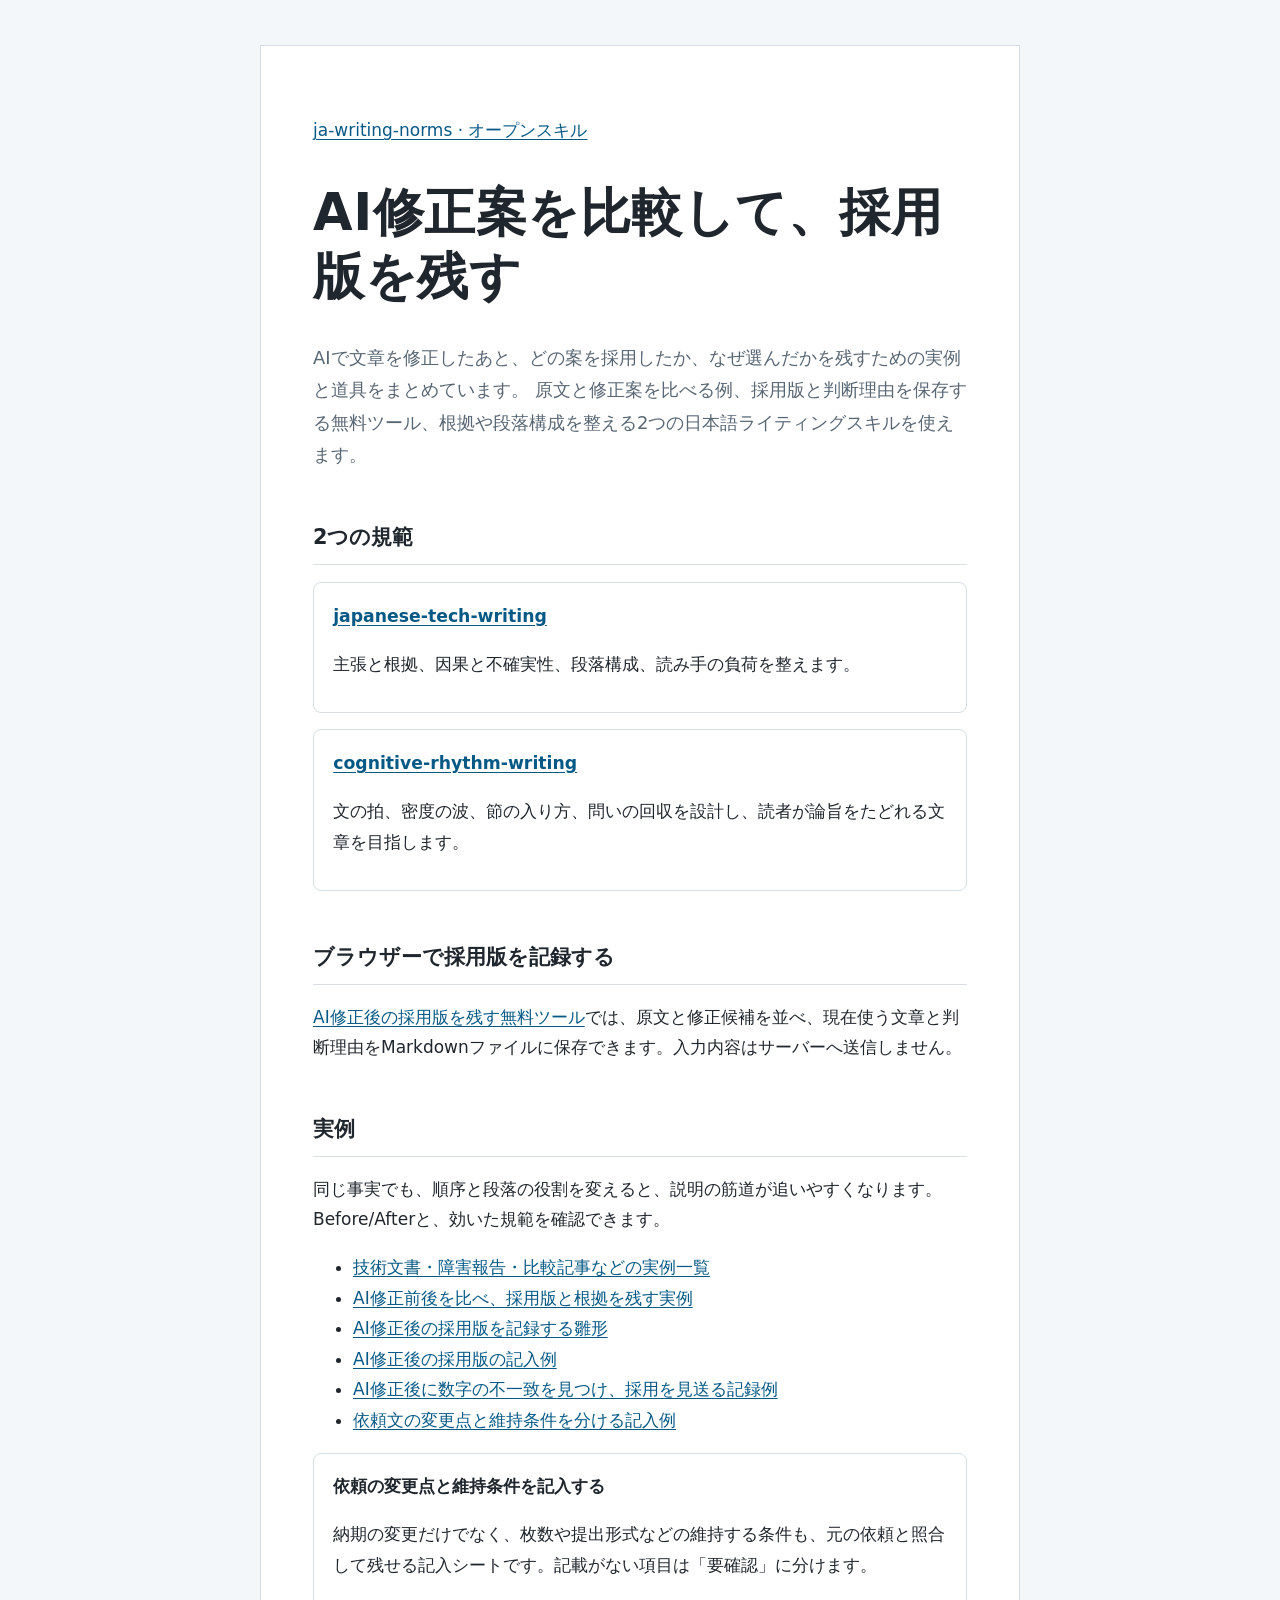
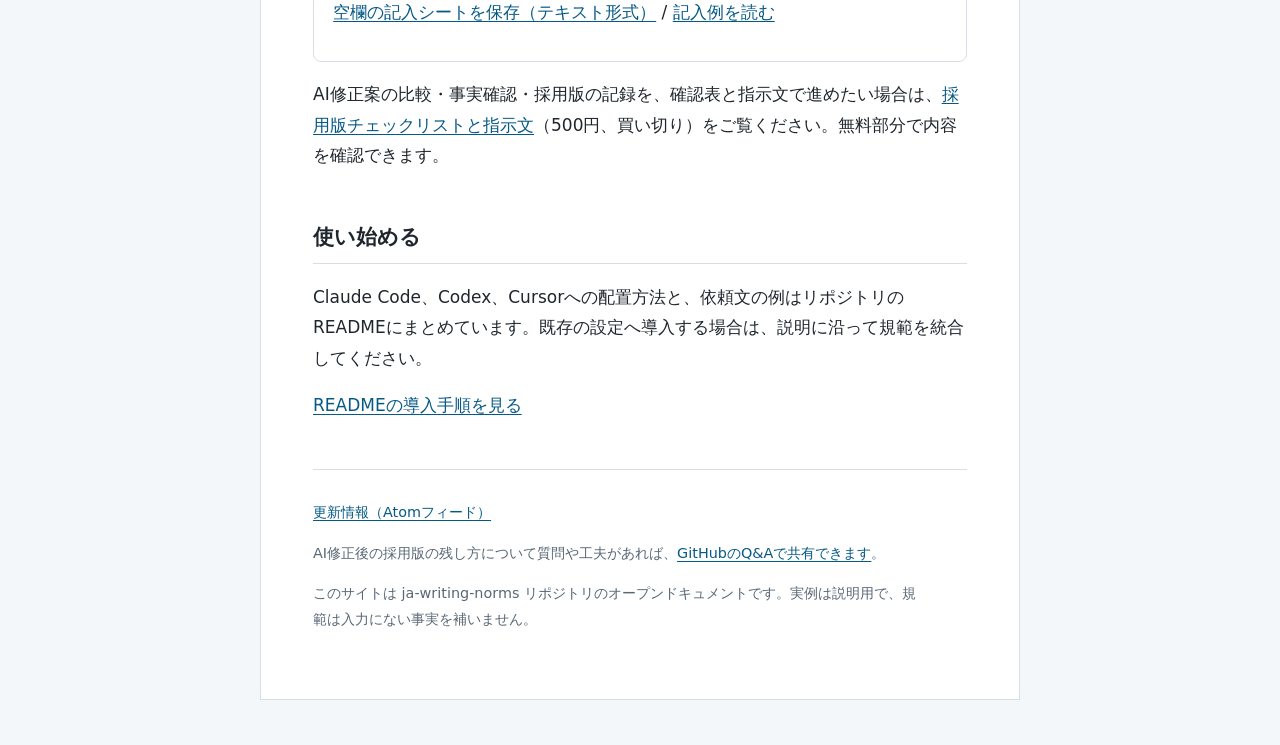
<file: docs/index.html>
<!doctype html>
<html lang="ja">
<head>
  <meta charset="utf-8">
  <meta name="viewport" content="width=device-width, initial-scale=1">
  <meta name="description" content="AIで修正した文章を採用する前に、原文との差分と根拠を確かめるための実例集。無料の採用版記録ツールと、日本語ライティングの2つのオープンスキルを公開しています。">
  <meta name="robots" content="index,follow">
  <link rel="canonical" href="https://snowkiss13.github.io/ja-writing-norms/">
  <link rel="alternate" type="application/atom+xml" title="ja-writing-norms 更新情報" href="https://snowkiss13.github.io/ja-writing-norms/feed.atom">
  <meta property="og:type" content="website">
  <meta property="og:title" content="AI修正案の比較と事実確認、採用版の残し方 | ja-writing-norms">
  <meta property="og:description" content="AIで修正した文章を採用する前に、原文との差分と根拠を確かめるための実例集。無料の採用版記録ツールと、日本語ライティングの2つのオープンスキルを公開しています。">
  <meta property="og:url" content="https://snowkiss13.github.io/ja-writing-norms/">
  <meta property="og:site_name" content="ja-writing-norms">
  <title>AI修正案の比較と事実確認、採用版の残し方 | ja-writing-norms</title>
  <style>
    :root { color-scheme: light; --ink:#20262d; --muted:#596775; --line:#d7dee5; --paper:#fff; --wash:#f4f7f9; --link:#075985; }
    * { box-sizing:border-box; }
    body { margin:0; background:var(--wash); color:var(--ink); font:17px/1.8 system-ui,-apple-system,"Noto Sans JP",sans-serif; }
    main { max-width:760px; margin:5vh auto; padding:clamp(24px,5vw,52px); background:var(--paper); border:1px solid var(--line); }
    h1 { font-size:clamp(2rem,5vw,3.2rem); line-height:1.25; letter-spacing:.01em; }
    h2 { margin-top:2.3em; padding-bottom:.35em; border-bottom:1px solid var(--line); font-size:1.3rem; }
    p,li { max-width:66ch; }
    a { color:var(--link); text-underline-offset:.18em; }
    .lead { color:var(--muted); font-size:1.12rem; }
    .skill { margin:1rem 0; padding:1rem 1.2rem; border:1px solid var(--line); border-radius:8px; }
    .skill h3 { margin:.1rem 0 .4rem; font-size:1.08rem; }
    footer { margin-top:3rem; padding-top:1rem; border-top:1px solid var(--line); color:var(--muted); font-size:.9rem; }
  </style>
</head>
<body>
<main>
  <p><a href="https://github.com/snowkiss13/ja-writing-norms">ja-writing-norms · オープンスキル</a></p>
  <h1>AI修正案を比較して、採用版を残す</h1>
  <p class="lead">AIで文章を修正したあと、どの案を採用したか、なぜ選んだかを残すための実例と道具をまとめています。
原文と修正案を比べる例、採用版と判断理由を保存する無料ツール、根拠や段落構成を整える2つの日本語ライティングスキルを使えます。</p>

  <h2>2つの規範</h2>
  <section class="skill">
    <h3><a href="https://github.com/snowkiss13/ja-writing-norms/tree/main/skills/japanese-tech-writing">japanese-tech-writing</a></h3>
    <p>主張と根拠、因果と不確実性、段落構成、読み手の負荷を整えます。</p>
  </section>
  <section class="skill">
    <h3><a href="https://github.com/snowkiss13/ja-writing-norms/tree/main/skills/cognitive-rhythm-writing">cognitive-rhythm-writing</a></h3>
    <p>文の拍、密度の波、節の入り方、問いの回収を設計し、読者が論旨をたどれる文章を目指します。</p>
  </section>

  <h2>ブラウザーで採用版を記録する</h2>
  <p><a href="adopted-version/">AI修正後の採用版を残す無料ツール</a>では、原文と修正候補を並べ、現在使う文章と判断理由をMarkdownファイルに保存できます。入力内容はサーバーへ送信しません。</p>

  <h2>実例</h2>
  <p>同じ事実でも、順序と段落の役割を変えると、説明の筋道が追いやすくなります。Before/Afterと、効いた規範を確認できます。</p>
  <ul>
    <li><a href="https://github.com/snowkiss13/ja-writing-norms/tree/main/examples">技術文書・障害報告・比較記事などの実例一覧</a></li>
    <li><a href="https://github.com/snowkiss13/ja-writing-norms/blob/main/examples/06-ai-revision-adopted-version.md">AI修正前後を比べ、採用版と根拠を残す実例</a></li>
    <li><a href="https://github.com/snowkiss13/ja-writing-norms/blob/main/examples/07-adopted-version-record-template.md">AI修正後の採用版を記録する雛形</a></li>
    <li><a href="https://github.com/snowkiss13/ja-writing-norms/blob/main/examples/08-adopted-version-record-example.md">AI修正後の採用版の記入例</a></li>
    <li><a href="https://github.com/snowkiss13/ja-writing-norms/blob/main/examples/09-adopted-version-rejection-example.md">AI修正後に数字の不一致を見つけ、採用を見送る記録例</a></li>
    <li><a href="request-handoff/">依頼文の変更点と維持条件を分ける記入例</a></li>
  </ul>
  <section id="request-handoff" class="skill">
    <h3>依頼の変更点と維持条件を記入する</h3>
    <p>納期の変更だけでなく、枚数や提出形式などの維持する条件も、元の依頼と照合して残せる記入シートです。記載がない項目は「要確認」に分けます。</p>
    <p><a href="templates/request-handoff.txt" download="request-handoff.txt">空欄の記入シートを保存（テキスト形式）</a> / <a href="request-handoff/">記入例を読む</a></p>
  </section>
  <p>AI修正案の比較・事実確認・採用版の記録を、確認表と指示文で進めたい場合は、<a href="https://note.com/smartcareviz/n/naf463e2cc4cb?utm_source=github_pages&utm_medium=referral&utm_campaign=cycle121_home_cta">採用版チェックリストと指示文</a>（500円、買い切り）をご覧ください。無料部分で内容を確認できます。</p>

  <h2>使い始める</h2>
  <p>Claude Code、Codex、Cursorへの配置方法と、依頼文の例はリポジトリのREADMEにまとめています。既存の設定へ導入する場合は、説明に沿って規範を統合してください。</p>
  <p><a href="https://github.com/snowkiss13/ja-writing-norms#導入">READMEの導入手順を見る</a></p>

  <footer>
    <p><a href="feed.atom">更新情報（Atomフィード）</a></p>
    <p>AI修正後の採用版の残し方について質問や工夫があれば、<a href="https://github.com/snowkiss13/ja-writing-norms/discussions/1">GitHubのQ&amp;Aで共有できます</a>。</p>
    <p>このサイトは ja-writing-norms リポジトリのオープンドキュメントです。実例は説明用で、規範は入力にない事実を補いません。</p>
  </footer>
</main>
</body>
</html>
</file>
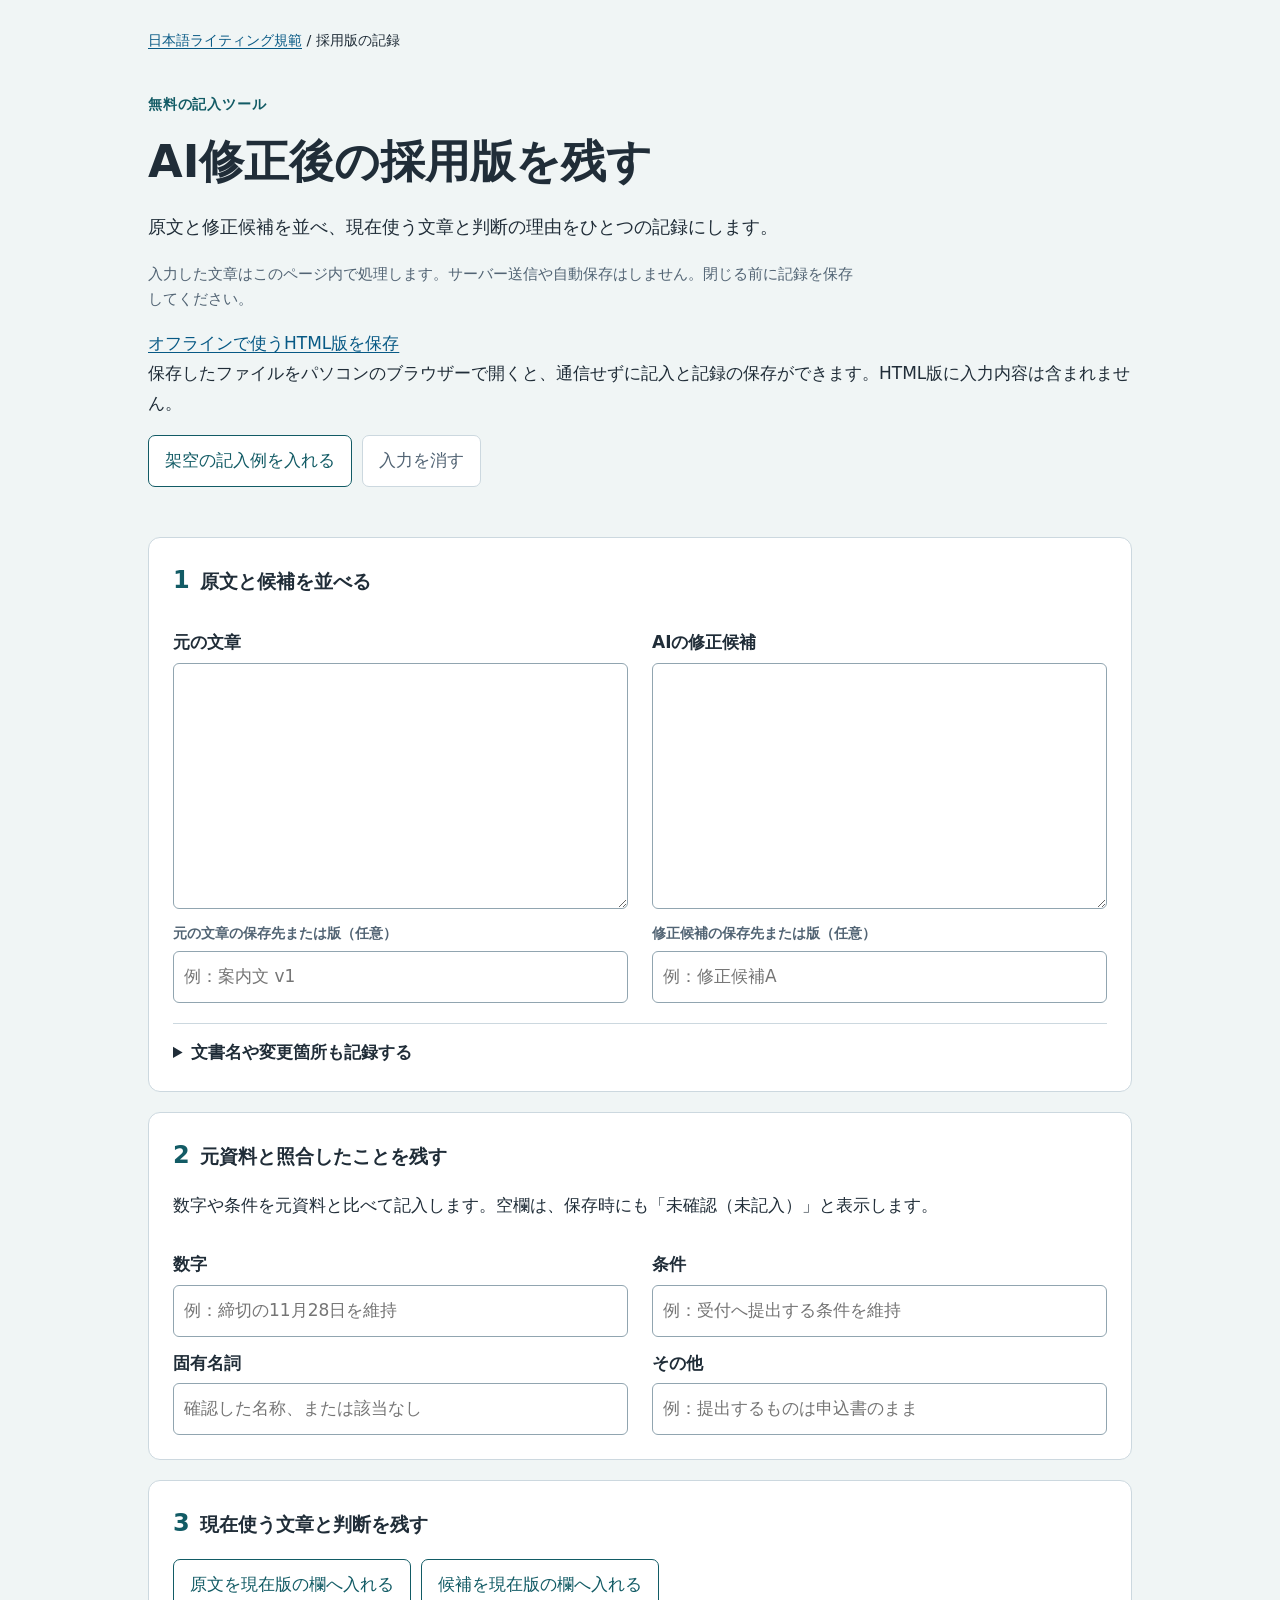
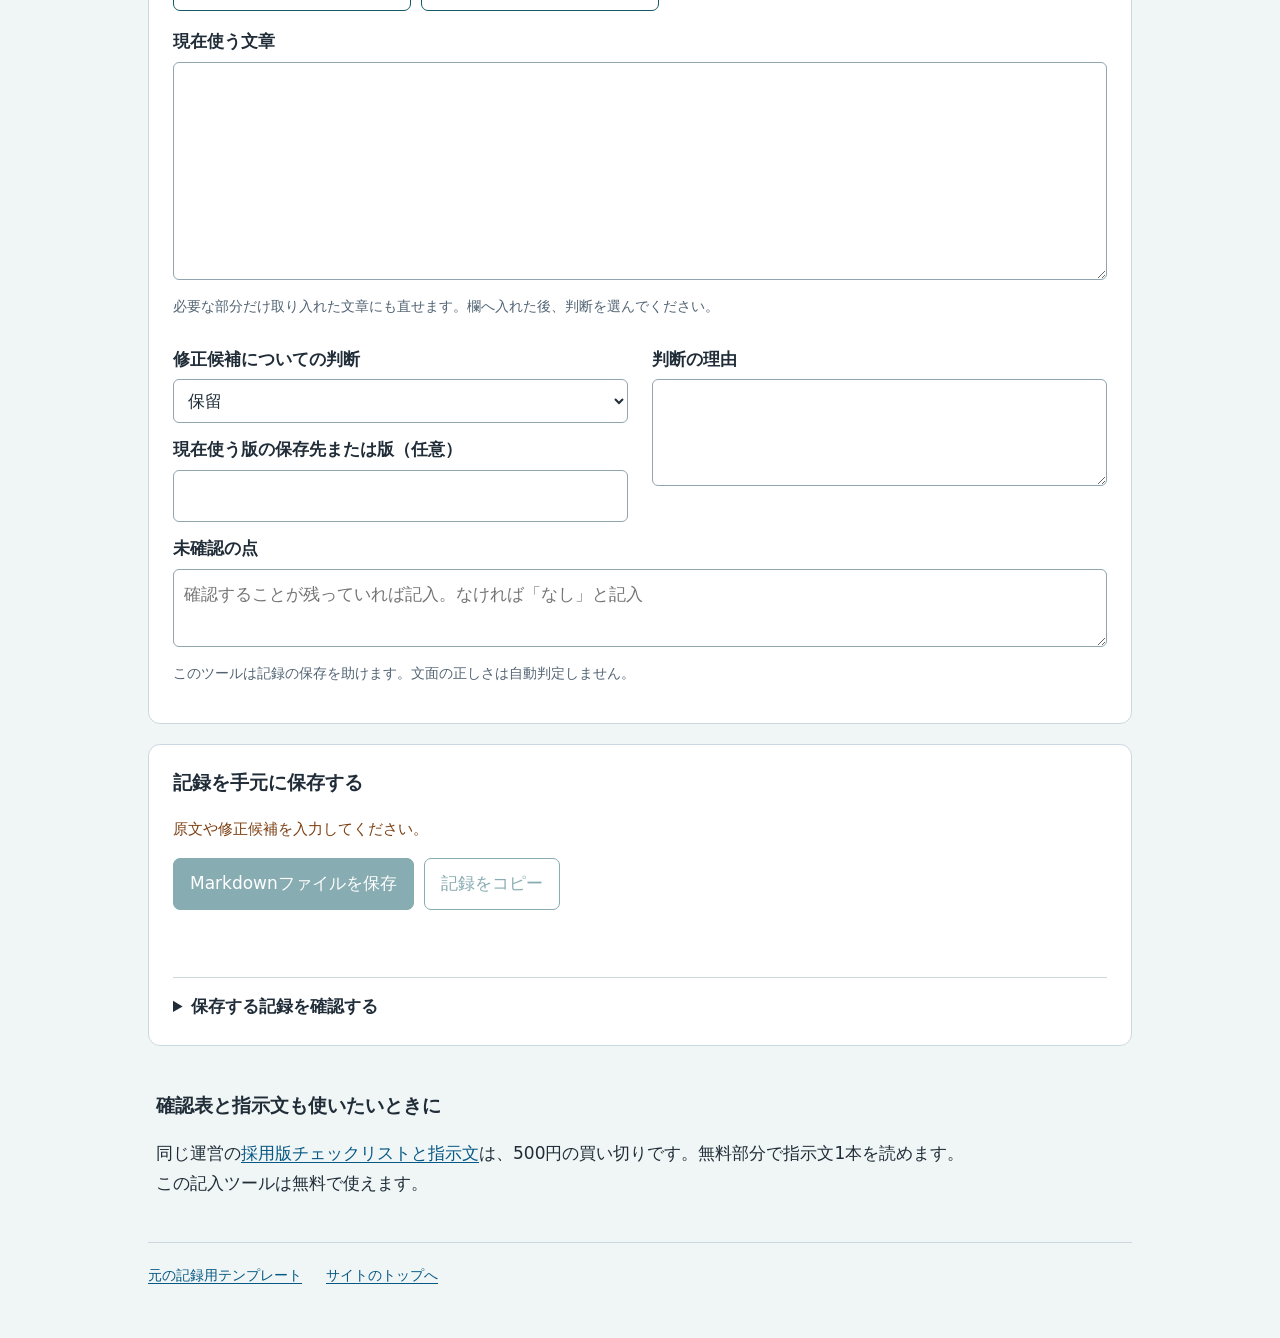
<file: docs/adopted-version/index.html>
<!doctype html>
<html lang="ja">
<head>
  <meta charset="utf-8">
  <meta name="viewport" content="width=device-width, initial-scale=1">
  <meta name="referrer" content="no-referrer">
  <meta http-equiv="Content-Security-Policy" content="default-src 'none'; script-src 'self'; style-src 'self'; connect-src 'none'; img-src 'none'; font-src 'none'; object-src 'none'; base-uri 'none'; form-action 'none'">
  <meta name="description" content="原文とAIの修正候補を並べ、現在使う文章と判断理由を記録する無料ツール。入力内容をブラウザー内でMarkdownにして保存できます。">
  <link rel="canonical" href="https://snowkiss13.github.io/ja-writing-norms/adopted-version/">
  <title>AI修正後の採用版を記録する無料ツール | ja-writing-norms</title>
  <link rel="stylesheet" href="style.css">
  <script type="module" src="app.js"></script>
</head>
<body>
<main>
  <nav aria-label="パンくず"><a href="../">日本語ライティング規範</a> / 採用版の記録</nav>
  <header>
    <p class="eyebrow">無料の記入ツール</p>
    <h1>AI修正後の採用版を残す</h1>
    <p class="lead">原文と修正候補を並べ、現在使う文章と判断の理由をひとつの記録にします。</p>
    <p class="privacy">入力した文章はこのページ内で処理します。サーバー送信や自動保存はしません。閉じる前に記録を保存してください。</p>
    <p id="offline-download"><a href="../adopted-version-offline.html" download="adopted-version-offline.html">オフラインで使うHTML版を保存</a><br>保存したファイルをパソコンのブラウザーで開くと、通信せずに記入と記録の保存ができます。HTML版に入力内容は含まれません。</p>
    <div class="actions"><button type="button" id="example" disabled>架空の記入例を入れる</button><button type="button" id="clear" class="quiet" disabled>入力を消す</button></div>
    <p id="sample-status" class="muted"></p>
    <noscript><p>このツールはJavaScriptを使います。<a href="https://github.com/snowkiss13/ja-writing-norms/blob/main/examples/07-adopted-version-record-template.md">コピーして使う記録用テンプレート</a>もあります。</p></noscript>
  </header>
  <form id="record-form" autocomplete="off">
    <section aria-labelledby="compare-title">
      <h2 id="compare-title"><span>1</span>原文と候補を並べる</h2>
      <div class="pair">
        <div><label for="original">元の文章</label><textarea id="original" rows="8" spellcheck="false"></textarea><label for="originalRef" class="small-label">元の文章の保存先または版（任意）</label><input id="originalRef" type="text" placeholder="例：案内文 v1"></div>
        <div><label for="proposal">AIの修正候補</label><textarea id="proposal" rows="8" spellcheck="false"></textarea><label for="proposalRef" class="small-label">修正候補の保存先または版（任意）</label><input id="proposalRef" type="text" placeholder="例：修正候補A"></div>
      </div>
      <details><summary>文書名や変更箇所も記録する</summary><div class="pair detail-fields">
        <div><label for="subject">対象の文章</label><input id="subject" type="text"><label for="workDate">作業日</label><input id="workDate" type="date"><label for="purpose">修正の目的</label><textarea id="purpose" rows="2"></textarea></div>
        <div><label for="changes">変更した箇所</label><textarea id="changes" rows="3"></textarea><label for="changeReason">変更の理由</label><textarea id="changeReason" rows="3"></textarea></div>
      </div></details>
    </section>
    <section aria-labelledby="facts-title">
      <h2 id="facts-title"><span>2</span>元資料と照合したことを残す</h2>
      <p>数字や条件を元資料と比べて記入します。空欄は、保存時にも「未確認（未記入）」と表示します。</p>
      <div class="pair">
        <div><label for="numbers">数字</label><input id="numbers" type="text" placeholder="例：締切の11月28日を維持"><label for="names">固有名詞</label><input id="names" type="text" placeholder="確認した名称、または該当なし"></div>
        <div><label for="conditions">条件</label><input id="conditions" type="text" placeholder="例：受付へ提出する条件を維持"><label for="other">その他</label><input id="other" type="text" placeholder="例：提出するものは申込書のまま"></div>
      </div>
    </section>
    <section aria-labelledby="decision-title">
      <h2 id="decision-title"><span>3</span>現在使う文章と判断を残す</h2>
      <div class="actions"><button type="button" id="use-original" disabled>原文を現在版の欄へ入れる</button><button type="button" id="use-proposal" disabled>候補を現在版の欄へ入れる</button></div>
      <label for="current">現在使う文章</label><textarea id="current" rows="7" spellcheck="false" aria-describedby="current-help"></textarea>
      <p id="current-help" class="muted">必要な部分だけ取り入れた文章にも直せます。欄へ入れた後、判断を選んでください。</p>
      <div class="pair">
        <div><label for="decision">修正候補についての判断</label><select id="decision"><option value="pending">保留</option><option value="adopt">採用</option><option value="reject">見送り</option></select><label for="currentRef">現在使う版の保存先または版（任意）</label><input id="currentRef" type="text"></div>
        <div><label for="reason">判断の理由</label><textarea id="reason" rows="3"></textarea></div>
      </div>
      <label for="remaining">未確認の点</label><textarea id="remaining" rows="2" placeholder="確認することが残っていれば記入。なければ「なし」と記入"></textarea>
      <p class="muted">このツールは記録の保存を助けます。文面の正しさは自動判定しません。</p>
    </section>
    <section aria-labelledby="save-title">
      <h2 id="save-title">記録を手元に保存する</h2>
      <p id="validation" class="validation"></p>
      <div class="actions"><button type="button" id="download" class="primary" disabled>Markdownファイルを保存</button><button type="button" id="copy" disabled>記録をコピー</button></div>
      <p id="feedback" role="status" aria-live="polite"></p>
      <details><summary>保存する記録を確認する</summary><label for="preview" class="small-label">Markdownの内容</label><textarea id="preview" rows="14" readonly spellcheck="false"></textarea></details>
    </section>
  </form>
  <aside aria-labelledby="offer-title">
    <h2 id="offer-title">確認表と指示文も使いたいときに</h2>
    <p>同じ運営の<a id="product-link" href="https://note.com/smartcareviz/n/naf463e2cc4cb">採用版チェックリストと指示文</a>は、500円の買い切りです。無料部分で指示文1本を読めます。この記入ツールは無料で使えます。</p>
  </aside>
  <footer><a href="https://github.com/snowkiss13/ja-writing-norms/blob/main/examples/07-adopted-version-record-template.md">元の記録用テンプレート</a><a href="../">サイトのトップへ</a></footer>
</main>
</body>
</html>
</file>
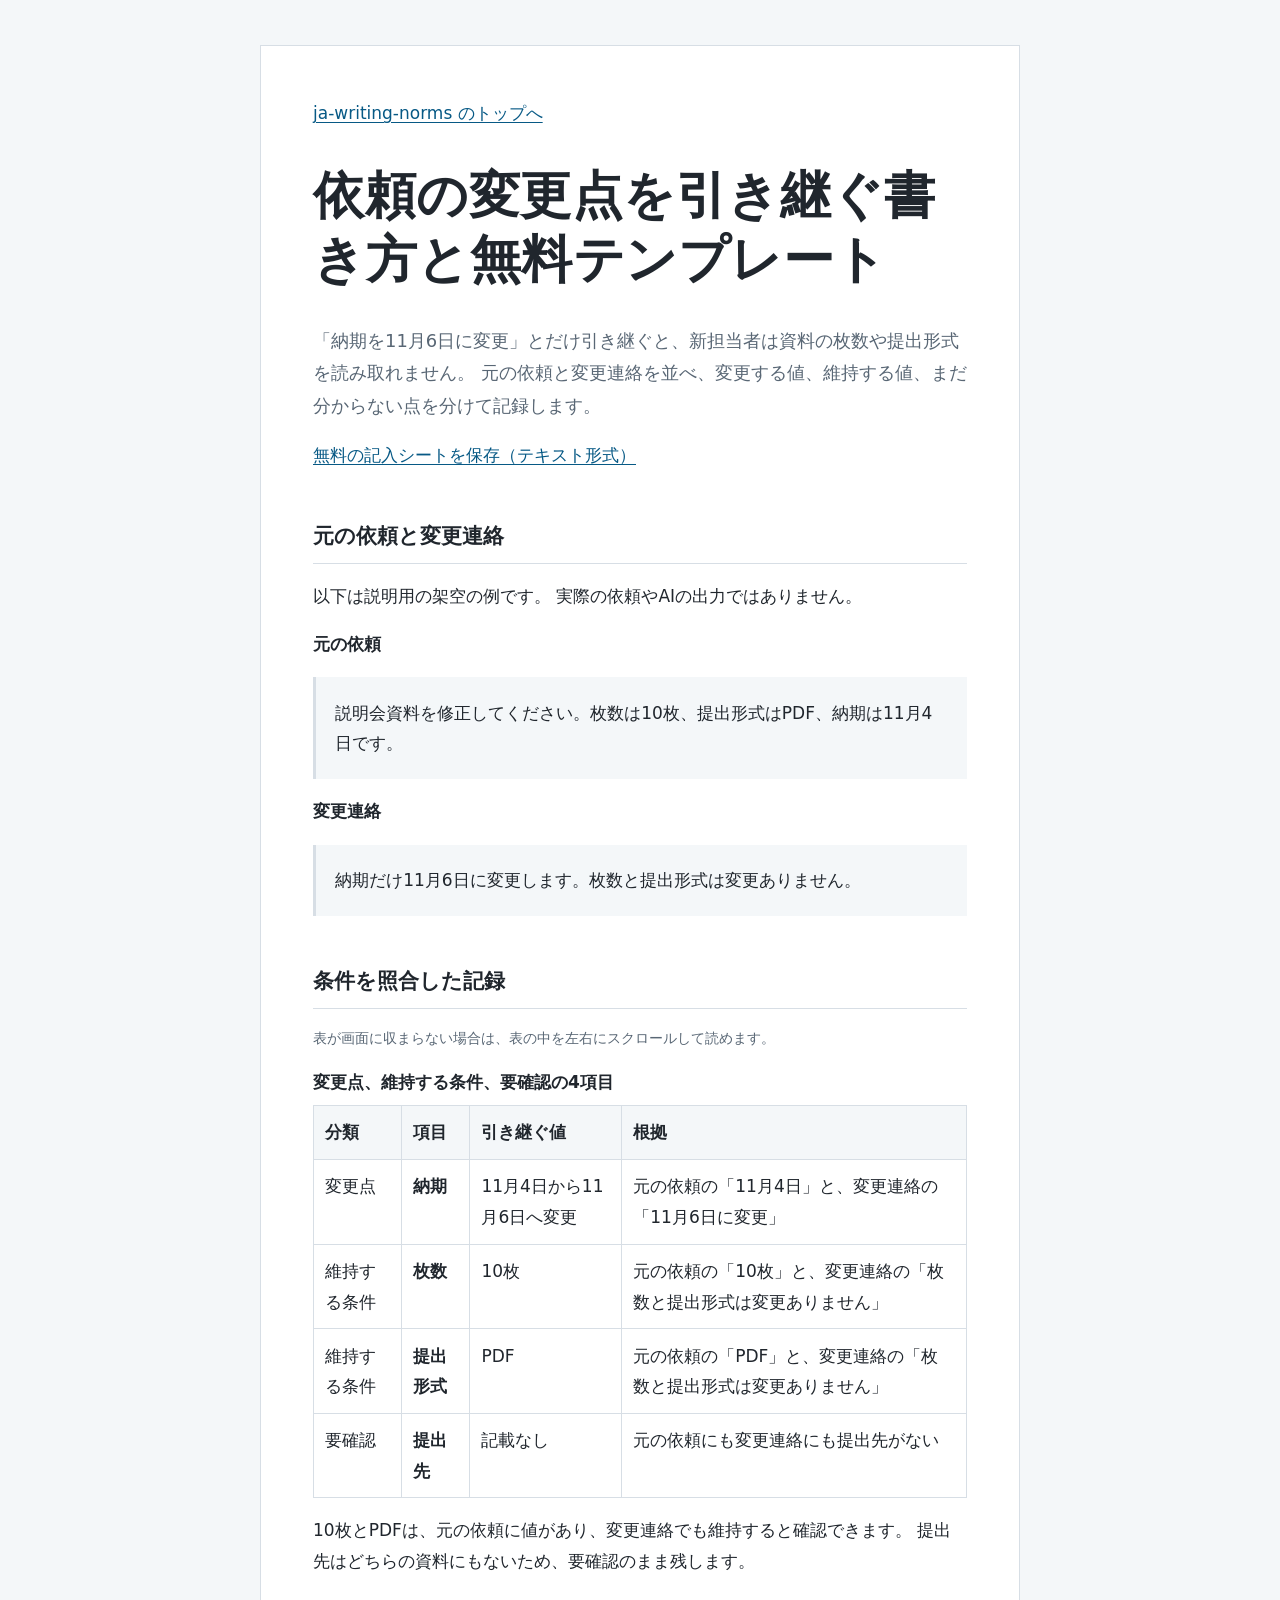
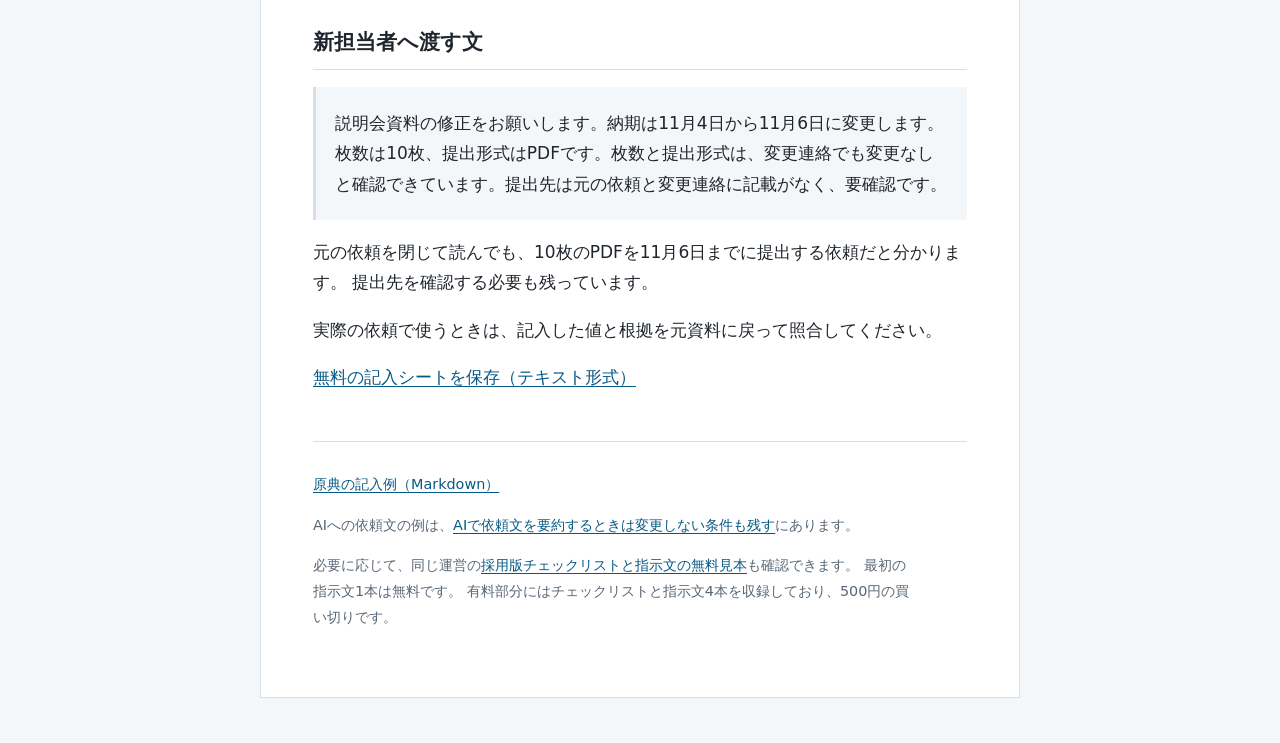
<file: docs/request-handoff/index.html>
<!doctype html>
<html lang="ja">
<head>
  <meta charset="utf-8">
  <meta name="viewport" content="width=device-width, initial-scale=1">
  <title>依頼の変更点を引き継ぐ書き方と無料テンプレート | ja-writing-norms</title>
  <meta name="description" content="依頼の変更前後、維持する条件、要確認の点を、元の依頼と変更連絡に照らして記録する例。新担当者へ渡す文と、無料の記入シートを掲載しています。">
  <link rel="canonical" href="https://snowkiss13.github.io/ja-writing-norms/request-handoff/">
  <meta property="og:type" content="website">
  <meta property="og:title" content="依頼の変更点を引き継ぐ書き方と無料テンプレート | ja-writing-norms">
  <meta property="og:description" content="依頼の変更前後、維持する条件、要確認の点を、元の依頼と変更連絡に照らして記録する例。新担当者へ渡す文と、無料の記入シートを掲載しています。">
  <meta property="og:url" content="https://snowkiss13.github.io/ja-writing-norms/request-handoff/">
  <meta property="og:site_name" content="ja-writing-norms">
  <style>
    :root { color-scheme:light; --ink:#20262d; --muted:#596775; --line:#d7dee5; --paper:#fff; --wash:#f4f7f9; --link:#075985; }
    * { box-sizing:border-box; }
    body { margin:0; background:var(--wash); color:var(--ink); font:17px/1.8 system-ui,-apple-system,"Noto Sans JP",sans-serif; overflow-wrap:anywhere; }
    main { width:100%; max-width:760px; margin:5vh auto; padding:clamp(24px,5vw,52px); background:var(--paper); border:1px solid var(--line); }
    h1 { font-size:clamp(2rem,5vw,3.2rem); line-height:1.25; letter-spacing:.01em; }
    h2 { margin-top:2.3em; padding-bottom:.35em; border-bottom:1px solid var(--line); font-size:1.3rem; }
    h3 { font-size:1.08rem; }
    p,li { max-width:66ch; }
    a { color:var(--link); text-underline-offset:.18em; }
    a:focus, .table-wrap:focus { outline:3px solid var(--link); outline-offset:4px; }
    .lead { color:var(--muted); font-size:1.12rem; }
    blockquote { margin:1rem 0; padding:.2rem 1.2rem; border-left:3px solid var(--line); background:var(--wash); }
    .table-note { color:var(--muted); font-size:.9rem; }
    .table-wrap { max-width:100%; overflow-x:auto; }
    table { width:100%; min-width:36rem; border-collapse:collapse; }
    caption { text-align:left; margin-bottom:.5rem; font-weight:600; }
    th,td { padding:.7rem; border:1px solid var(--line); text-align:left; vertical-align:top; }
    thead { background:var(--wash); }
    footer { margin-top:3rem; padding-top:1rem; border-top:1px solid var(--line); color:var(--muted); font-size:.9rem; }
  </style>
</head>
<body>
<main>
  <nav aria-label="サイト内の案内"><a href="../">ja-writing-norms のトップへ</a></nav>
  <h1>依頼の変更点を引き継ぐ書き方と無料テンプレート</h1>
  <p class="lead">「納期を11月6日に変更」とだけ引き継ぐと、新担当者は資料の枚数や提出形式を読み取れません。
元の依頼と変更連絡を並べ、変更する値、維持する値、まだ分からない点を分けて記録します。</p>
  <p><a href="../templates/request-handoff.txt" download="request-handoff.txt">無料の記入シートを保存（テキスト形式）</a></p>

  <h2>元の依頼と変更連絡</h2>
  <p>以下は説明用の架空の例です。
実際の依頼やAIの出力ではありません。</p>
  <h3>元の依頼</h3>
  <blockquote><p>説明会資料を修正してください。枚数は10枚、提出形式はPDF、納期は11月4日です。</p></blockquote>
  <h3>変更連絡</h3>
  <blockquote><p>納期だけ11月6日に変更します。枚数と提出形式は変更ありません。</p></blockquote>

  <h2>条件を照合した記録</h2>
  <p id="table-note" class="table-note">表が画面に収まらない場合は、表の中を左右にスクロールして読めます。</p>
  <div class="table-wrap" role="region" aria-label="条件を照合した記録" aria-describedby="table-note" tabindex="0">
    <table>
      <caption>変更点、維持する条件、要確認の4項目</caption>
      <thead>
        <tr><th scope="col">分類</th><th scope="col">項目</th><th scope="col">引き継ぐ値</th><th scope="col">根拠</th></tr>
      </thead>
      <tbody>
        <tr><td>変更点</td><th scope="row">納期</th><td>11月4日から11月6日へ変更</td><td>元の依頼の「11月4日」と、変更連絡の「11月6日に変更」</td></tr>
        <tr><td>維持する条件</td><th scope="row">枚数</th><td>10枚</td><td>元の依頼の「10枚」と、変更連絡の「枚数と提出形式は変更ありません」</td></tr>
        <tr><td>維持する条件</td><th scope="row">提出形式</th><td>PDF</td><td>元の依頼の「PDF」と、変更連絡の「枚数と提出形式は変更ありません」</td></tr>
        <tr><td>要確認</td><th scope="row">提出先</th><td>記載なし</td><td>元の依頼にも変更連絡にも提出先がない</td></tr>
      </tbody>
    </table>
  </div>
  <p>10枚とPDFは、元の依頼に値があり、変更連絡でも維持すると確認できます。
提出先はどちらの資料にもないため、要確認のまま残します。</p>

  <h2>新担当者へ渡す文</h2>
  <blockquote><p>説明会資料の修正をお願いします。納期は11月4日から11月6日に変更します。枚数は10枚、提出形式はPDFです。枚数と提出形式は、変更連絡でも変更なしと確認できています。提出先は元の依頼と変更連絡に記載がなく、要確認です。</p></blockquote>
  <p>元の依頼を閉じて読んでも、10枚のPDFを11月6日までに提出する依頼だと分かります。
提出先を確認する必要も残っています。</p>
  <p>実際の依頼で使うときは、記入した値と根拠を元資料に戻って照合してください。</p>
  <p><a href="../templates/request-handoff.txt" download="request-handoff.txt">無料の記入シートを保存（テキスト形式）</a></p>

  <footer>
    <p><a href="https://github.com/snowkiss13/ja-writing-norms/blob/main/examples/10-request-handoff-conditions.md">原典の記入例（Markdown）</a></p>
    <p>AIへの依頼文の例は、<a href="https://note.com/ai_tsukaimichi/n/n143b3147f3f3">AIで依頼文を要約するときは変更しない条件も残す</a>にあります。</p>
    <p>必要に応じて、同じ運営の<a href="https://note.com/smartcareviz/n/naf463e2cc4cb">採用版チェックリストと指示文の無料見本</a>も確認できます。
最初の指示文1本は無料です。
有料部分にはチェックリストと指示文4本を収録しており、500円の買い切りです。</p>
  </footer>
</main>
</body>
</html>
</file>
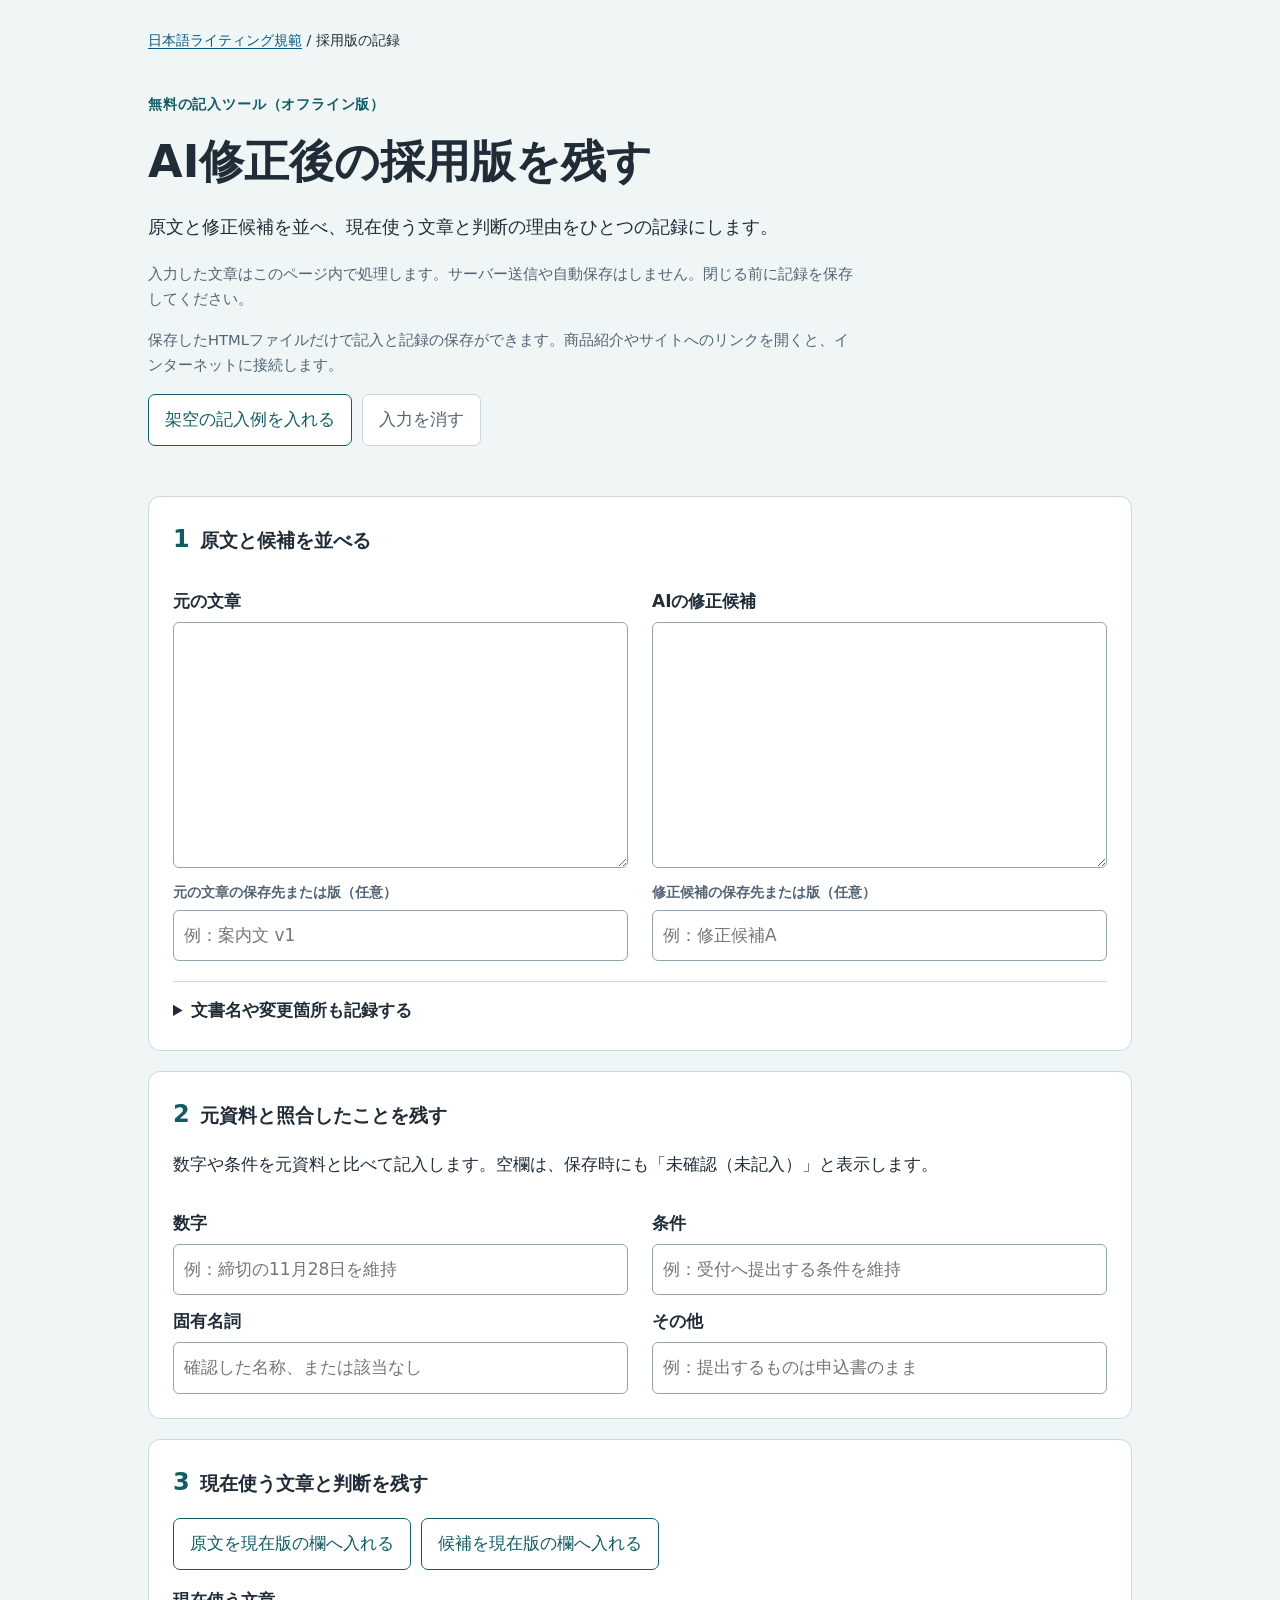
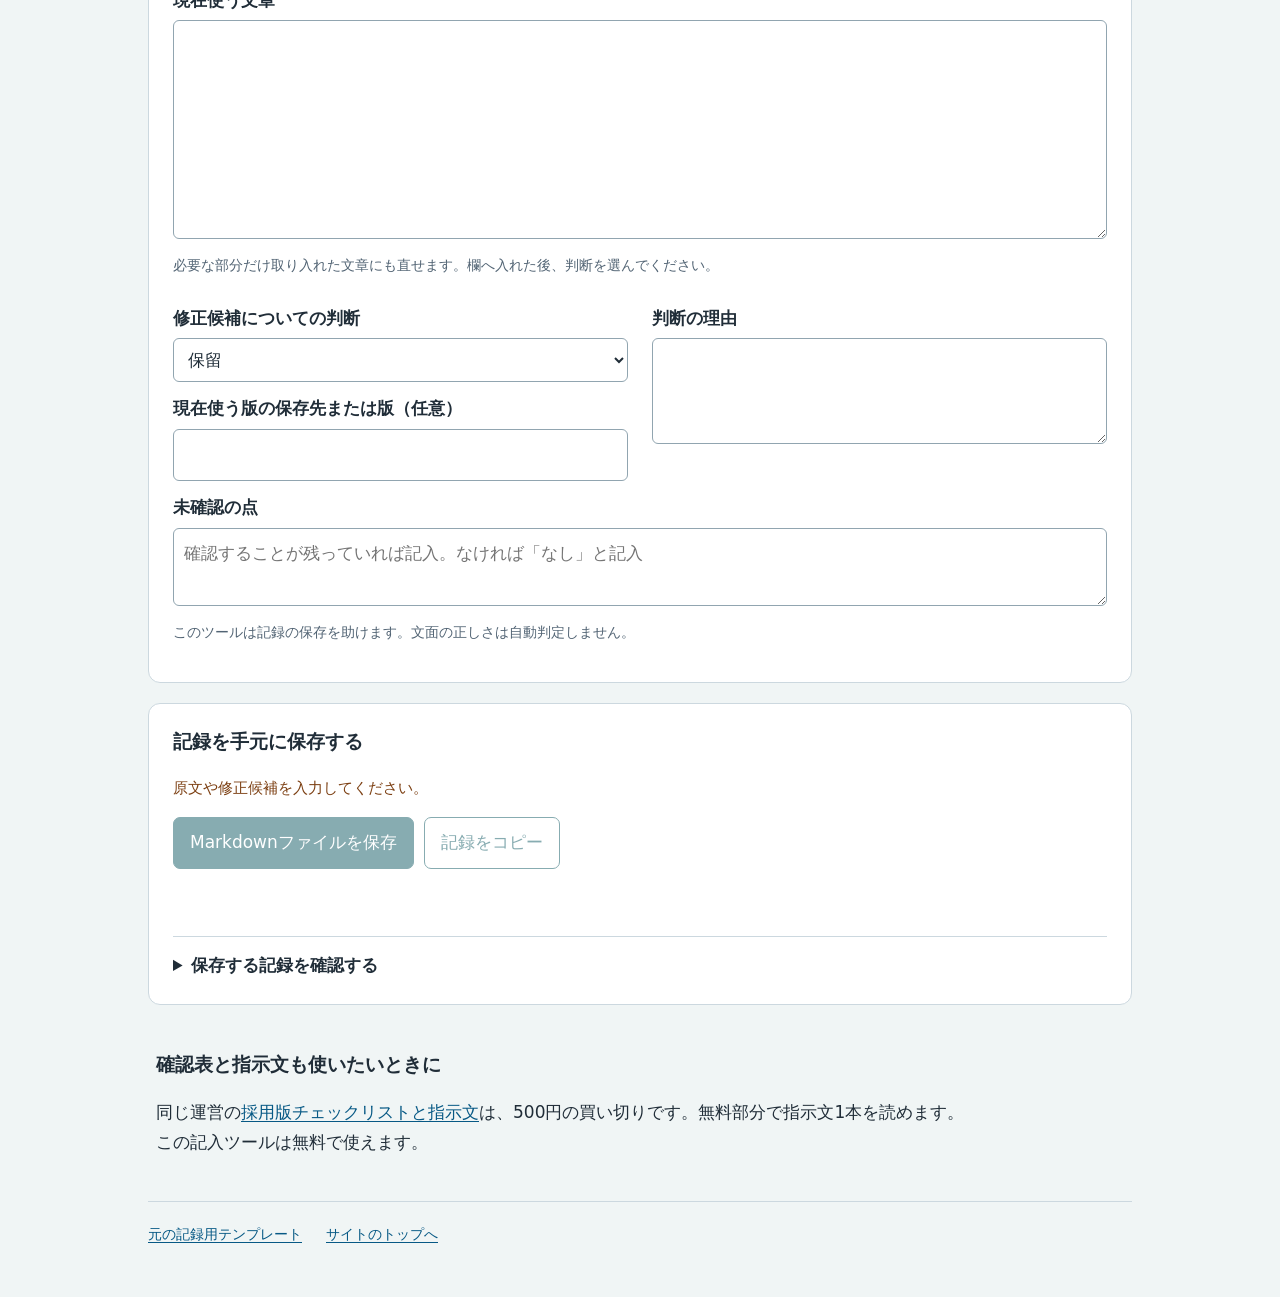
<file: docs/adopted-version-offline.html>
<!doctype html>
<html lang="ja">
<head>
  <meta charset="utf-8">
<!--
MIT License

Copyright (c) 2026 snowkiss13

Permission is hereby granted, free of charge, to any person obtaining a copy
of this software and associated documentation files (the "Software"), to deal
in the Software without restriction, including without limitation the rights
to use, copy, modify, merge, publish, distribute, sublicense, and/or sell
copies of the Software, and to permit persons to whom the Software is
furnished to do so, subject to the following conditions:

The above copyright notice and this permission notice shall be included in all
copies or substantial portions of the Software.

THE SOFTWARE IS PROVIDED "AS IS", WITHOUT WARRANTY OF ANY KIND, EXPRESS OR
IMPLIED, INCLUDING BUT NOT LIMITED TO THE WARRANTIES OF MERCHANTABILITY,
FITNESS FOR A PARTICULAR PURPOSE AND NONINFRINGEMENT. IN NO EVENT SHALL THE
AUTHORS OR COPYRIGHT HOLDERS BE LIABLE FOR ANY CLAIM, DAMAGES OR OTHER
LIABILITY, WHETHER IN AN ACTION OF CONTRACT, TORT OR OTHERWISE, ARISING FROM,
OUT OF OR IN CONNECTION WITH THE SOFTWARE OR THE USE OR OTHER DEALINGS IN THE
SOFTWARE.
-->
  <meta name="viewport" content="width=device-width, initial-scale=1">
  <meta name="referrer" content="no-referrer">
  <meta http-equiv="Content-Security-Policy" content="default-src 'none'; script-src 'sha256-pd8TcyOeLfl3/poOVxXaAL/sxm5WONz9A+T+S8i19wc='; style-src 'sha256-iQ68nTYuGP1e/Iw1Rh9uiIXQTtaKKEUFZ6tPH5mUcko='; connect-src 'none'; img-src 'none'; font-src 'none'; object-src 'none'; base-uri 'none'; form-action 'none'">
  <meta name="description" content="原文とAIの修正候補を並べ、現在使う文章と判断理由を記録する無料ツール。入力内容をブラウザー内でMarkdownにして保存できます。">
  <link rel="canonical" href="https://snowkiss13.github.io/ja-writing-norms/adopted-version/">
  <title>AI修正後の採用版を記録する無料ツール（オフライン版） | ja-writing-norms</title>
  <style>
:root{color-scheme:light;--ink:#202d38;--muted:#526474;--line:#ccd8df;--accent:#125b65;--wash:#f0f5f5;--paper:#fff}
*{box-sizing:border-box}body{margin:0;background:var(--wash);color:var(--ink);font:17px/1.75 system-ui,-apple-system,sans-serif}main{max-width:1080px;margin:auto;padding:28px clamp(16px,4vw,48px) 50px}nav,footer{font-size:.9rem}a{color:#075985;text-underline-offset:.2em}header{padding:26px 0 14px}.eyebrow{font-size:.85rem;color:var(--accent);font-weight:700;letter-spacing:.06em}h1{font-size:clamp(1.8rem,5vw,2.8rem);line-height:1.35;margin:.35em 0}.lead{font-size:1.13rem;max-width:42em}.privacy{max-width:48em;color:var(--muted);font-size:.92rem}h2{font-size:1.2rem;line-height:1.5;margin:0 0 18px}h2 span{display:inline-block;margin-right:10px;color:var(--accent);font-size:1.5rem}section{padding:24px;background:var(--paper);border:1px solid var(--line);border-radius:12px;margin:20px 0}.pair{display:grid;grid-template-columns:1fr 1fr;gap:24px}.pair>div{min-width:0}label{display:block;font-weight:600;margin:12px 0 5px}.small-label,.muted{font-size:.88rem;color:var(--muted)}input,select,textarea,button{font:inherit}input,select,textarea{display:block;width:100%;min-width:0;border:1px solid #91a5b0;border-radius:6px;background:white;color:var(--ink);padding:10px}textarea{resize:vertical;line-height:1.65}button{border:1px solid var(--accent);border-radius:7px;background:white;color:var(--accent);padding:10px 16px;cursor:pointer;min-height:44px;white-space:normal;text-align:center}button.primary{background:var(--accent);color:white}button.quiet{border-color:var(--line);color:var(--muted)}button:disabled{opacity:.5;cursor:default}.actions{display:flex;gap:10px;flex-wrap:wrap;margin:16px 0}.actions button{max-width:100%}:focus-visible{outline:3px solid #bf7419;outline-offset:3px}details{margin-top:20px;border-top:1px solid var(--line);padding-top:14px}summary{cursor:pointer;font-weight:600}.detail-fields{padding-top:6px}.validation{font-size:.92rem;color:#7c3f12}#feedback{min-height:1.75em;color:var(--accent)}#preview{font-family:ui-monospace,monospace;font-size:.85rem}aside{padding:26px 8px}aside p{max-width:48em}footer{border-top:1px solid var(--line);padding-top:20px;display:flex;flex-wrap:wrap;gap:12px 24px}
@media(max-width:680px){.pair{grid-template-columns:1fr;gap:12px}section{padding:20px 16px}main{padding:20px 14px 40px}.actions{gap:8px}.actions button{flex:1 1 200px}h2{font-size:1.13rem}}

</style>
  <script type="module">
const fields = ['subject','workDate','purpose','original','originalRef','proposal','proposalRef','changes','changeReason','numbers','names','conditions','other','current','currentRef','reason','remaining'];
const decisions = {pending:'保留',adopt:'採用',reject:'見送り'};
const text = value => typeof value === 'string' ? value : '';
const present = value => text(value).trim().length > 0;

function validation(data) {
  if (!Object.hasOwn(decisions, data.decision)) return '判断を選んでください。';
  if (!fields.some(name => present(data[name]))) return '原文や修正候補を入力してください。';
  if (data.decision !== 'pending' && ['original','proposal','current','reason'].some(name=>!present(data[name]))) {
    return '採用または見送りを記録するときは、原文、候補、現在使う文章、判断の理由を入力してください。';
  }
  return '';
}

function block(value, empty = '未記入') {
  const body = present(value) ? text(value) : empty;
  let longest = 0;
  for (const run of body.matchAll(/`+/g)) longest = Math.max(longest, run[0].length);
  const fence = '`'.repeat(Math.max(3, longest + 1));
  return `${fence}text\n${body}\n${fence}`;
}

function markdown(data) {
  if (!Object.hasOwn(decisions, data.decision)) throw new Error('Unknown decision');
  const section = (title, value, empty) => `## ${title}\n\n${block(value, empty)}\n`;
  const sections = [
    ['対象の文章',data.subject],['作業日',data.workDate],['修正の目的',data.purpose],
    ['元の文章',data.original],['元の文章の保存先または版',data.originalRef],
    ['AIの修正候補',data.proposal],['修正候補の保存先または版',data.proposalRef],
    ['変更した箇所',data.changes],['変更の理由',data.changeReason],
    ['照合した数字',data.numbers,'未確認（未記入）'],['照合した固有名詞',data.names,'未確認（未記入）'],
    ['照合した条件',data.conditions,'未確認（未記入）'],['その他の照合',data.other,'未確認（未記入）'],
    ['修正候補についての判断',decisions[data.decision]],['現在使う文章',data.current],
    ['現在使う版の保存先または版',data.currentRef],['判断の理由',data.reason],['未確認の点',data.remaining]
  ];
  return '# AI修正後の採用版の記録\n\n'+sections.map(s=>section(...s)).join('\n')+'\nこの記録は入力内容の保存です。文面の正しさを自動判定したものではありません。\n';
}



const byId = id => document.getElementById(id);
const form = byId('record-form');
const controls = Object.fromEntries([...fields,'decision'].map(id=>[id,byId(id)]));
const feedback = byId('feedback');
const read = () => Object.fromEntries(Object.entries(controls).map(([name,el])=>[name,el.value]));
const hasInput = () => fields.some(name=>controls[name].value.trim());
let savedSnapshot = JSON.stringify(read());
const warnBeforeLeave = event => {event.preventDefault();event.returnValue='';};
const syncLeaveWarning = () => {
  window.removeEventListener('beforeunload',warnBeforeLeave);
  if (hasInput() && JSON.stringify(read()) !== savedSnapshot) window.addEventListener('beforeunload',warnBeforeLeave);
};
const markSaved = data => {savedSnapshot=JSON.stringify(data);syncLeaveWarning();};
const refresh = () => {
  const data = read();
  byId('preview').value = markdown(data);
  const error = validation(data);
  byId('validation').textContent = error;
  byId('download').disabled = byId('copy').disabled = Boolean(error);
  syncLeaveWarning();
};
const decisionInputs = new Set(['original','proposal','current','numbers','names','conditions','other']);
const reconsider = () => {
  if (controls.decision.value === 'pending') return false;
  controls.decision.value = 'pending';
  feedback.textContent = '文面や照合内容を変更したため、判断を保留に戻しました。確認後に選び直してください。';
  return true;
};
form.addEventListener('submit',event=>event.preventDefault());
form.addEventListener('input',event=>{
  feedback.textContent = '';
  if (byId('sample-status').textContent) byId('sample-status').textContent='架空の記入例から編集した内容です。保存前に各欄を確認してください。';
  if (decisionInputs.has(event.target.id)) reconsider();
  refresh();
});
form.addEventListener('change',refresh);

for (const [id,name] of [['use-original','original'],['use-proposal','proposal']]) {
  byId(id).addEventListener('click',()=>{
    const next=controls[name].value;
    if (!next.trim()) {feedback.textContent='先に'+(name==='original'?'元の文章':'AIの修正候補')+'を入力してください。';return;}
    if (controls.current.value && controls.current.value!==next && !window.confirm('現在使う文章の欄を置き換えます。よろしいですか？')) return;
    if (controls.current.value!==next) {controls.current.value=next;reconsider();}
    refresh();controls.current.focus();
  });
}

const example = {
  subject:'説明会の申込案内（架空）',purpose:'提出先と締切を一文で読めるようにする',
  original:'申込書を受付に提出してください。締切は11月28日です。',originalRef:'案内文 v1（架空）',
  proposal:'申込書は11月28日までに受付へ提出してください。',proposalRef:'案内文 修正候補A（架空）',
  changes:'二文を一文にまとめ、「締切は11月28日」を「11月28日までに」とした',
  changeReason:'期限と提出先を同じ文で確認できるようにする',numbers:'11月28日を維持',names:'該当なし',
  conditions:'受付へ提出する条件を維持',other:'申込書を提出する対象を維持',decision:'adopt',
  current:'申込書は11月28日までに受付へ提出してください。',currentRef:'案内文 v2（架空）',
  reason:'期限、提出先、提出対象が元の案内と一致している',remaining:'なし（架空の記入例）'
};
byId('example').addEventListener('click',()=>{
  if (hasInput() && !window.confirm('入力内容を架空の記入例に置き換えます。よろしいですか？')) return;
  for (const [name,el] of Object.entries(controls)) el.value=example[name] || '';
  byId('sample-status').textContent='架空の記入例を表示しています。実在の文書やAI出力ではありません。';
  feedback.textContent='架空の記入例を入れました。';refresh();
});
byId('clear').addEventListener('click',()=>{
  if (hasInput() && !window.confirm('入力内容を消します。保存が必要な記録は先にダウンロードしてください。消してよろしいですか？')) return;
  form.reset();byId('sample-status').textContent='';feedback.textContent='入力を消しました。';refresh();controls.original.focus();
});
byId('copy').addEventListener('click',async()=>{
  const data=read();if(validation(data)) {refresh();return;}
  const record=markdown(data);
  try {
    if (!navigator.clipboard?.writeText) throw new Error('Clipboard unavailable');
    await navigator.clipboard.writeText(record);markSaved(data);feedback.textContent='記録をコピーしました。';
  } catch {
    const preview=byId('preview');preview.closest('details').open=true;preview.focus();preview.select();
    feedback.textContent='自動コピーが使えません。選択された記録を手動でコピーするか、ファイルを保存してください。';
  }
});
byId('download').addEventListener('click',()=>{
  const data=read();if(validation(data)) {refresh();return;}
  const url=URL.createObjectURL(new Blob([markdown(data)],{type:'text/markdown;charset=utf-8'}));
  const link=document.createElement('a');link.href=url;link.download='adopted-version-record.md';
  document.body.append(link);link.click();link.remove();setTimeout(()=>URL.revokeObjectURL(url),1000);
  markSaved(data);
  feedback.textContent='保存用ファイルを作りました。端末のダウンロード先を確認してください。';
});
for (const id of ['example','clear','use-original','use-proposal']) byId(id).disabled=false;
refresh();

</script>
</head>
<body>
<main>
  <nav aria-label="パンくず"><a href="https://snowkiss13.github.io/ja-writing-norms/">日本語ライティング規範</a> / 採用版の記録</nav>
  <header>
    <p class="eyebrow">無料の記入ツール（オフライン版）</p>
    <h1>AI修正後の採用版を残す</h1>
    <p class="lead">原文と修正候補を並べ、現在使う文章と判断の理由をひとつの記録にします。</p>
    <p class="privacy">入力した文章はこのページ内で処理します。サーバー送信や自動保存はしません。閉じる前に記録を保存してください。</p>
    <p class="privacy">保存したHTMLファイルだけで記入と記録の保存ができます。商品紹介やサイトへのリンクを開くと、インターネットに接続します。</p>
    <div class="actions"><button type="button" id="example" disabled>架空の記入例を入れる</button><button type="button" id="clear" class="quiet" disabled>入力を消す</button></div>
    <p id="sample-status" class="muted"></p>
    <noscript><p>このツールはJavaScriptを使います。<a href="https://github.com/snowkiss13/ja-writing-norms/blob/main/examples/07-adopted-version-record-template.md">コピーして使う記録用テンプレート</a>もあります。</p></noscript>
  </header>
  <form id="record-form" autocomplete="off">
    <section aria-labelledby="compare-title">
      <h2 id="compare-title"><span>1</span>原文と候補を並べる</h2>
      <div class="pair">
        <div><label for="original">元の文章</label><textarea id="original" rows="8" spellcheck="false"></textarea><label for="originalRef" class="small-label">元の文章の保存先または版（任意）</label><input id="originalRef" type="text" placeholder="例：案内文 v1"></div>
        <div><label for="proposal">AIの修正候補</label><textarea id="proposal" rows="8" spellcheck="false"></textarea><label for="proposalRef" class="small-label">修正候補の保存先または版（任意）</label><input id="proposalRef" type="text" placeholder="例：修正候補A"></div>
      </div>
      <details><summary>文書名や変更箇所も記録する</summary><div class="pair detail-fields">
        <div><label for="subject">対象の文章</label><input id="subject" type="text"><label for="workDate">作業日</label><input id="workDate" type="date"><label for="purpose">修正の目的</label><textarea id="purpose" rows="2"></textarea></div>
        <div><label for="changes">変更した箇所</label><textarea id="changes" rows="3"></textarea><label for="changeReason">変更の理由</label><textarea id="changeReason" rows="3"></textarea></div>
      </div></details>
    </section>
    <section aria-labelledby="facts-title">
      <h2 id="facts-title"><span>2</span>元資料と照合したことを残す</h2>
      <p>数字や条件を元資料と比べて記入します。空欄は、保存時にも「未確認（未記入）」と表示します。</p>
      <div class="pair">
        <div><label for="numbers">数字</label><input id="numbers" type="text" placeholder="例：締切の11月28日を維持"><label for="names">固有名詞</label><input id="names" type="text" placeholder="確認した名称、または該当なし"></div>
        <div><label for="conditions">条件</label><input id="conditions" type="text" placeholder="例：受付へ提出する条件を維持"><label for="other">その他</label><input id="other" type="text" placeholder="例：提出するものは申込書のまま"></div>
      </div>
    </section>
    <section aria-labelledby="decision-title">
      <h2 id="decision-title"><span>3</span>現在使う文章と判断を残す</h2>
      <div class="actions"><button type="button" id="use-original" disabled>原文を現在版の欄へ入れる</button><button type="button" id="use-proposal" disabled>候補を現在版の欄へ入れる</button></div>
      <label for="current">現在使う文章</label><textarea id="current" rows="7" spellcheck="false" aria-describedby="current-help"></textarea>
      <p id="current-help" class="muted">必要な部分だけ取り入れた文章にも直せます。欄へ入れた後、判断を選んでください。</p>
      <div class="pair">
        <div><label for="decision">修正候補についての判断</label><select id="decision"><option value="pending">保留</option><option value="adopt">採用</option><option value="reject">見送り</option></select><label for="currentRef">現在使う版の保存先または版（任意）</label><input id="currentRef" type="text"></div>
        <div><label for="reason">判断の理由</label><textarea id="reason" rows="3"></textarea></div>
      </div>
      <label for="remaining">未確認の点</label><textarea id="remaining" rows="2" placeholder="確認することが残っていれば記入。なければ「なし」と記入"></textarea>
      <p class="muted">このツールは記録の保存を助けます。文面の正しさは自動判定しません。</p>
    </section>
    <section aria-labelledby="save-title">
      <h2 id="save-title">記録を手元に保存する</h2>
      <p id="validation" class="validation"></p>
      <div class="actions"><button type="button" id="download" class="primary" disabled>Markdownファイルを保存</button><button type="button" id="copy" disabled>記録をコピー</button></div>
      <p id="feedback" role="status" aria-live="polite"></p>
      <details><summary>保存する記録を確認する</summary><label for="preview" class="small-label">Markdownの内容</label><textarea id="preview" rows="14" readonly spellcheck="false"></textarea></details>
    </section>
  </form>
  <aside aria-labelledby="offer-title">
    <h2 id="offer-title">確認表と指示文も使いたいときに</h2>
    <p>同じ運営の<a id="product-link" href="https://note.com/smartcareviz/n/naf463e2cc4cb">採用版チェックリストと指示文</a>は、500円の買い切りです。無料部分で指示文1本を読めます。この記入ツールは無料で使えます。</p>
  </aside>
  <footer><a href="https://github.com/snowkiss13/ja-writing-norms/blob/main/examples/07-adopted-version-record-template.md">元の記録用テンプレート</a><a href="https://snowkiss13.github.io/ja-writing-norms/">サイトのトップへ</a></footer>
</main>
</body>
</html>
</file>
<file: docs/adopted-version/style.css>
:root{color-scheme:light;--ink:#202d38;--muted:#526474;--line:#ccd8df;--accent:#125b65;--wash:#f0f5f5;--paper:#fff}
*{box-sizing:border-box}body{margin:0;background:var(--wash);color:var(--ink);font:17px/1.75 system-ui,-apple-system,sans-serif}main{max-width:1080px;margin:auto;padding:28px clamp(16px,4vw,48px) 50px}nav,footer{font-size:.9rem}a{color:#075985;text-underline-offset:.2em}header{padding:26px 0 14px}.eyebrow{font-size:.85rem;color:var(--accent);font-weight:700;letter-spacing:.06em}h1{font-size:clamp(1.8rem,5vw,2.8rem);line-height:1.35;margin:.35em 0}.lead{font-size:1.13rem;max-width:42em}.privacy{max-width:48em;color:var(--muted);font-size:.92rem}h2{font-size:1.2rem;line-height:1.5;margin:0 0 18px}h2 span{display:inline-block;margin-right:10px;color:var(--accent);font-size:1.5rem}section{padding:24px;background:var(--paper);border:1px solid var(--line);border-radius:12px;margin:20px 0}.pair{display:grid;grid-template-columns:1fr 1fr;gap:24px}.pair>div{min-width:0}label{display:block;font-weight:600;margin:12px 0 5px}.small-label,.muted{font-size:.88rem;color:var(--muted)}input,select,textarea,button{font:inherit}input,select,textarea{display:block;width:100%;min-width:0;border:1px solid #91a5b0;border-radius:6px;background:white;color:var(--ink);padding:10px}textarea{resize:vertical;line-height:1.65}button{border:1px solid var(--accent);border-radius:7px;background:white;color:var(--accent);padding:10px 16px;cursor:pointer;min-height:44px;white-space:normal;text-align:center}button.primary{background:var(--accent);color:white}button.quiet{border-color:var(--line);color:var(--muted)}button:disabled{opacity:.5;cursor:default}.actions{display:flex;gap:10px;flex-wrap:wrap;margin:16px 0}.actions button{max-width:100%}:focus-visible{outline:3px solid #bf7419;outline-offset:3px}details{margin-top:20px;border-top:1px solid var(--line);padding-top:14px}summary{cursor:pointer;font-weight:600}.detail-fields{padding-top:6px}.validation{font-size:.92rem;color:#7c3f12}#feedback{min-height:1.75em;color:var(--accent)}#preview{font-family:ui-monospace,monospace;font-size:.85rem}aside{padding:26px 8px}aside p{max-width:48em}footer{border-top:1px solid var(--line);padding-top:20px;display:flex;flex-wrap:wrap;gap:12px 24px}
@media(max-width:680px){.pair{grid-template-columns:1fr;gap:12px}section{padding:20px 16px}main{padding:20px 14px 40px}.actions{gap:8px}.actions button{flex:1 1 200px}h2{font-size:1.13rem}}
</file>
